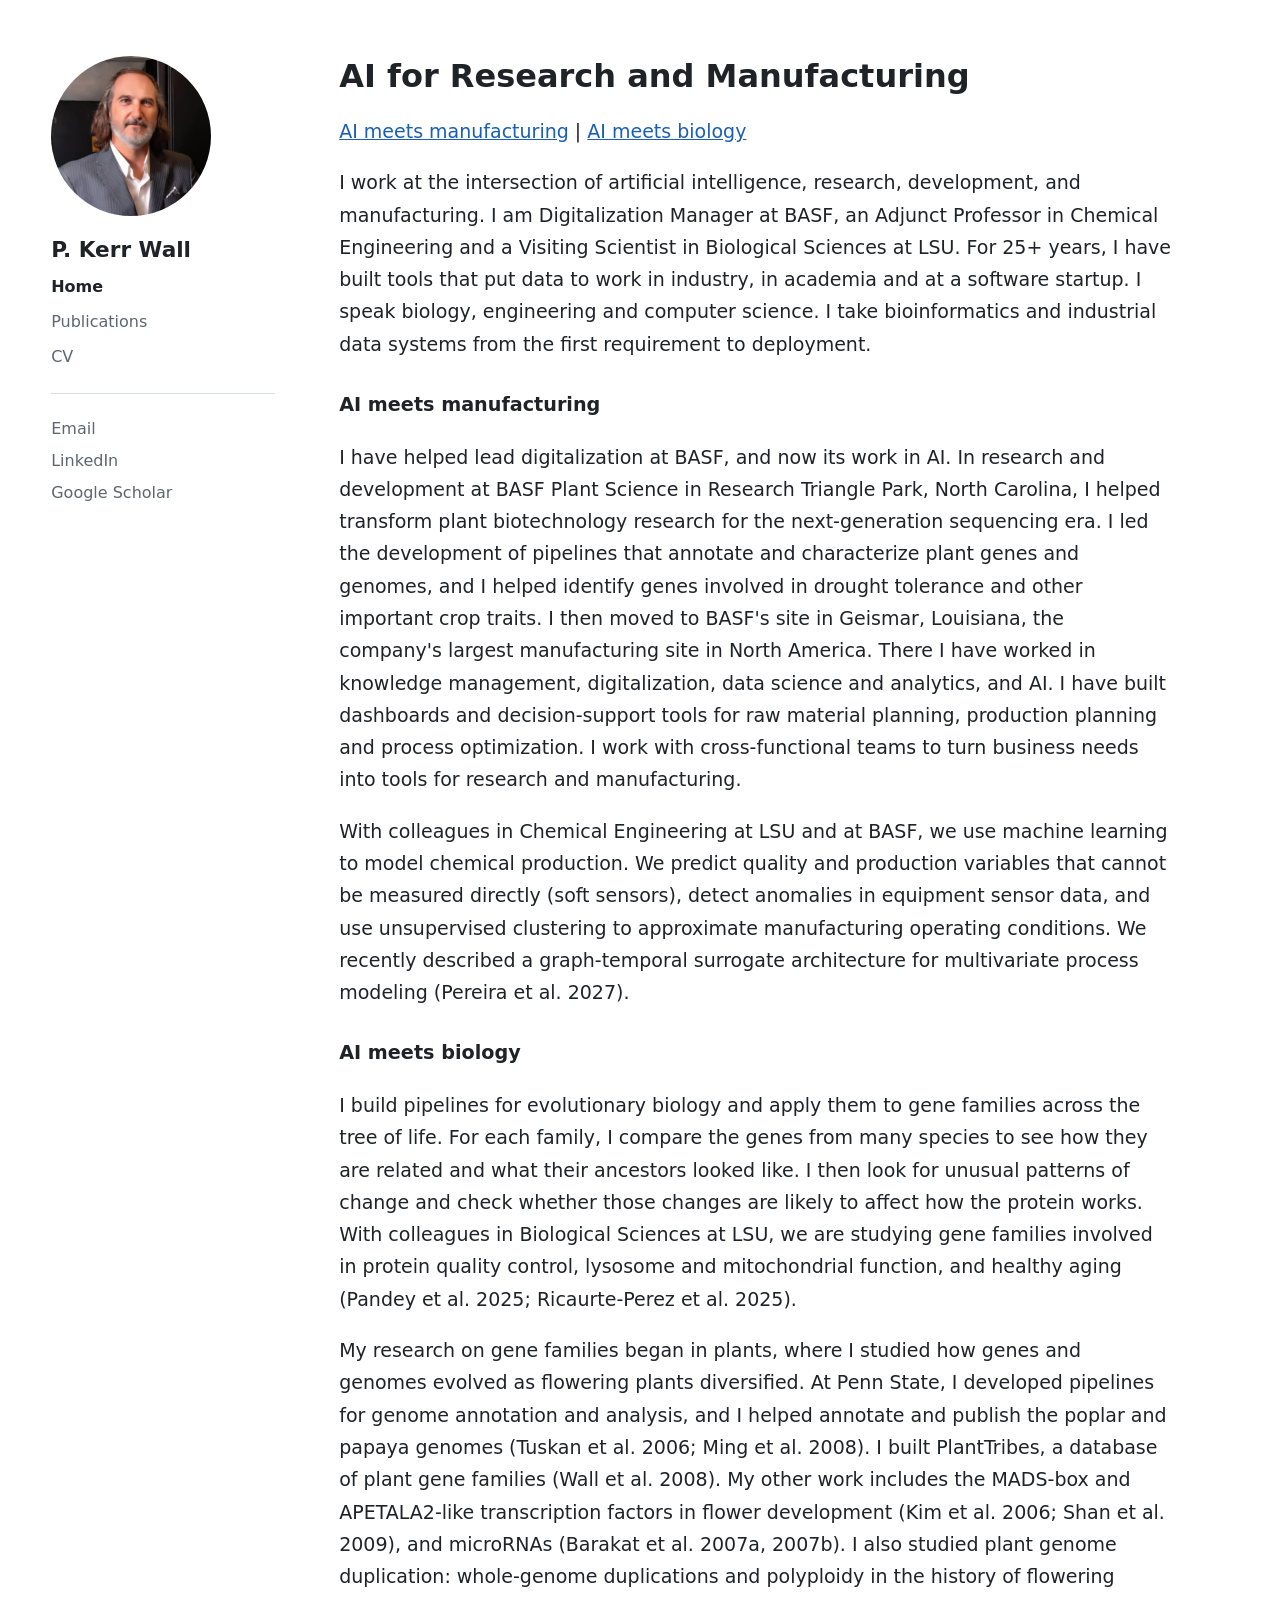
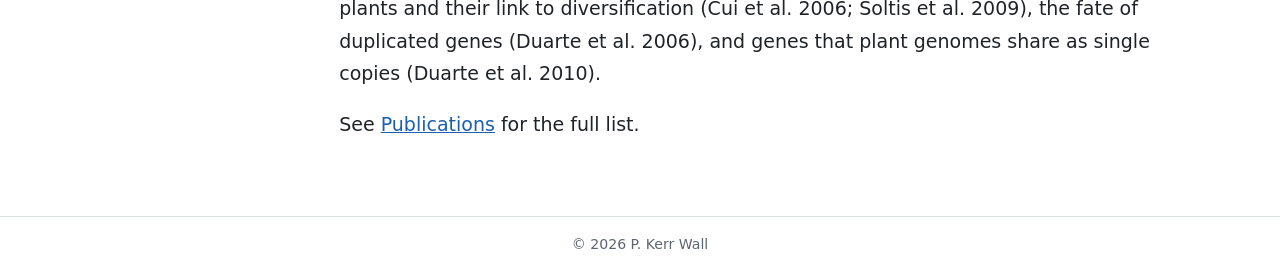
<file: index.html>
<!doctype html>
<html lang="en"><head><meta charset="utf-8"><meta name="viewport" content="width=device-width,initial-scale=1">
<title>P. Kerr Wall</title><meta name="description" content="P. Kerr Wall: artificial intelligence for research and manufacturing, from gene family evolution to chemical production.">
<link rel="canonical" href="https://pkerrwall.com/">
<meta property="og:title" content="P. Kerr Wall"><meta property="og:description" content="P. Kerr Wall: artificial intelligence for research and manufacturing, from gene family evolution to chemical production.">
<meta property="og:type" content="website"><meta property="og:url" content="https://pkerrwall.com/">
<link rel="stylesheet" href="style.css?v=20261125"></head>
<body><a class="skip" href="#main">Skip to content</a>
<div class="wrap"><aside><img class="photo" src="photo.jpg" width="160" height="160" alt="Portrait of P. Kerr Wall"><div class="name"><a href="index.html">P. Kerr Wall</a></div>
<nav aria-label="Main"><a href="index.html" class=on aria-current=page>Home</a><a href="publications.html">Publications</a><a href="cv.html">CV</a></nav><ul class="links"><li><a href="#" id="em" data-u="pkerrwall" data-d="gmail.com">Email</a></li><li><a href="https://www.linkedin.com/in/pkerrwall/" target="_blank" rel="noopener">LinkedIn</a></li><li><a href="https://scholar.google.com/citations?user=V9CTmJAAAAAJ&hl=en" target="_blank" rel="noopener">Google Scholar</a></li></ul></aside>
<main id="main">
<h1>AI for Research and Manufacturing</h1>
<p class=jump><a href="#manufacturing">AI meets manufacturing</a> | <a href="#biology">AI meets biology</a></p>
<p>I work at the intersection of artificial intelligence, research, development, and manufacturing. I am Digitalization Manager at BASF, an Adjunct Professor in Chemical Engineering and a Visiting Scientist in Biological Sciences at LSU. For 25+ years, I have built tools that put data to work in industry, in academia and at a software startup. I speak biology, engineering and computer science. I take bioinformatics and industrial data systems from the first requirement to deployment.</p><h2 id="manufacturing">AI meets manufacturing</h2>
<p>I have helped lead digitalization at BASF, and now its work in AI. In research and development at BASF Plant Science in Research Triangle Park, North Carolina, I helped transform plant biotechnology research for the next-generation sequencing era. I led the development of pipelines that annotate and characterize plant genes and genomes, and I helped identify genes involved in drought tolerance and other important crop traits. I then moved to BASF&#x27;s site in Geismar, Louisiana, the company&#x27;s largest manufacturing site in North America. There I have worked in knowledge management, digitalization, data science and analytics, and AI. I have built dashboards and decision-support tools for raw material planning, production planning and process optimization. I work with cross-functional teams to turn business needs into tools for research and manufacturing.</p><p>With colleagues in Chemical Engineering at LSU and at BASF, we use machine learning to model chemical production. We predict quality and production variables that cannot be measured directly (soft sensors), detect anomalies in equipment sensor data, and use unsupervised clustering to approximate manufacturing operating conditions. We recently described a graph-temporal surrogate architecture for multivariate process modeling (Pereira et al. 2027).</p>
<h2 id="biology">AI meets biology</h2>
<p>I build pipelines for evolutionary biology and apply them to gene families across the tree of life. For each family, I compare the genes from many species to see how they are related and what their ancestors looked like. I then look for unusual patterns of change and check whether those changes are likely to affect how the protein works. With colleagues in Biological Sciences at LSU, we are studying gene families involved in protein quality control, lysosome and mitochondrial function, and healthy aging (Pandey et al. 2025; Ricaurte-Perez et al. 2025).</p>
<p>My research on gene families began in plants, where I studied how genes and genomes evolved as flowering plants diversified. At Penn State, I developed pipelines for genome annotation and analysis, and I helped annotate and publish the poplar and papaya genomes (Tuskan et al. 2006; Ming et al. 2008). I built PlantTribes, a database of plant gene families (Wall et al. 2008). My other work includes the MADS-box and APETALA2-like transcription factors in flower development (Kim et al. 2006; Shan et al. 2009), and microRNAs (Barakat et al. 2007a, 2007b). I also studied plant genome duplication: whole-genome duplications and polyploidy in the history of flowering plants and their link to diversification (Cui et al. 2006; Soltis et al. 2009), the fate of duplicated genes (Duarte et al. 2006), and genes that plant genomes share as single copies (Duarte et al. 2010).</p><p>See <a href="publications.html">Publications</a> for the full list.</p>
</main></div><script>var e=document.getElementById("em");var m=e.dataset.u+"@"+e.dataset.d;e.href="mail"+"to:"+m;e.onclick=function(){e.textContent=m;if(navigator.clipboard)navigator.clipboard.writeText(m)}</script><footer>&copy; 2026 P. Kerr Wall</footer></body></html>
</file>
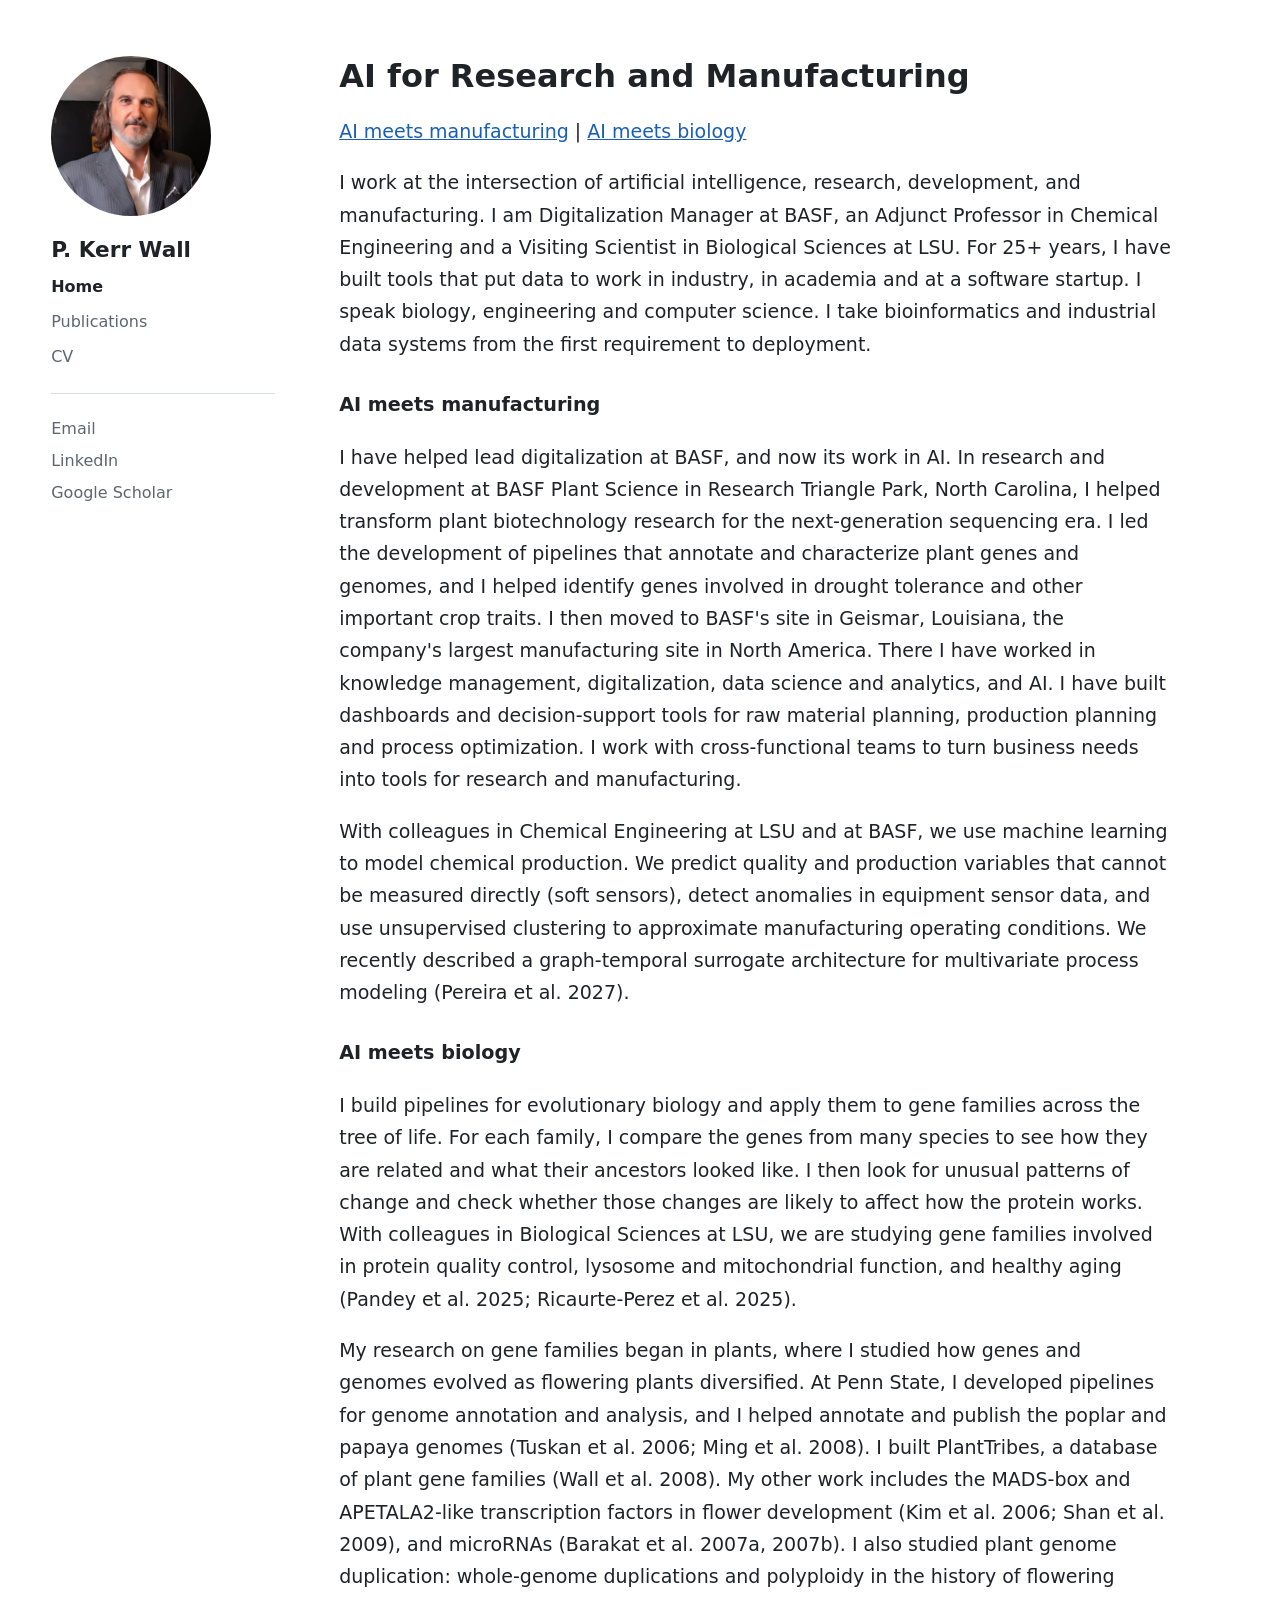
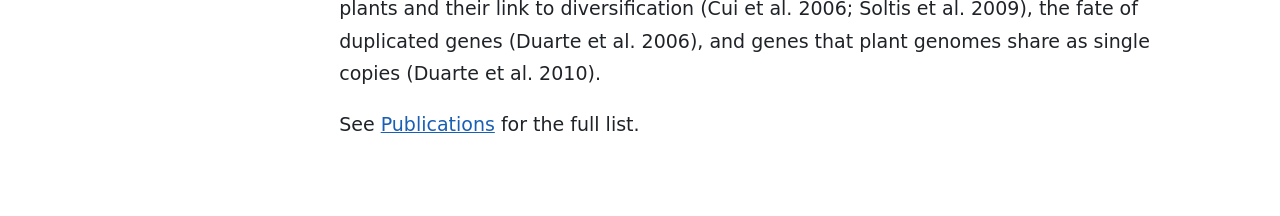
<file: about.html>
<!doctype html><meta charset="utf-8"><title>Moved</title><link rel="canonical" href="https://pkerrwall.com/"><meta http-equiv="refresh" content="0; url=index.html"><a href="index.html">Moved to the home page</a>
</file>
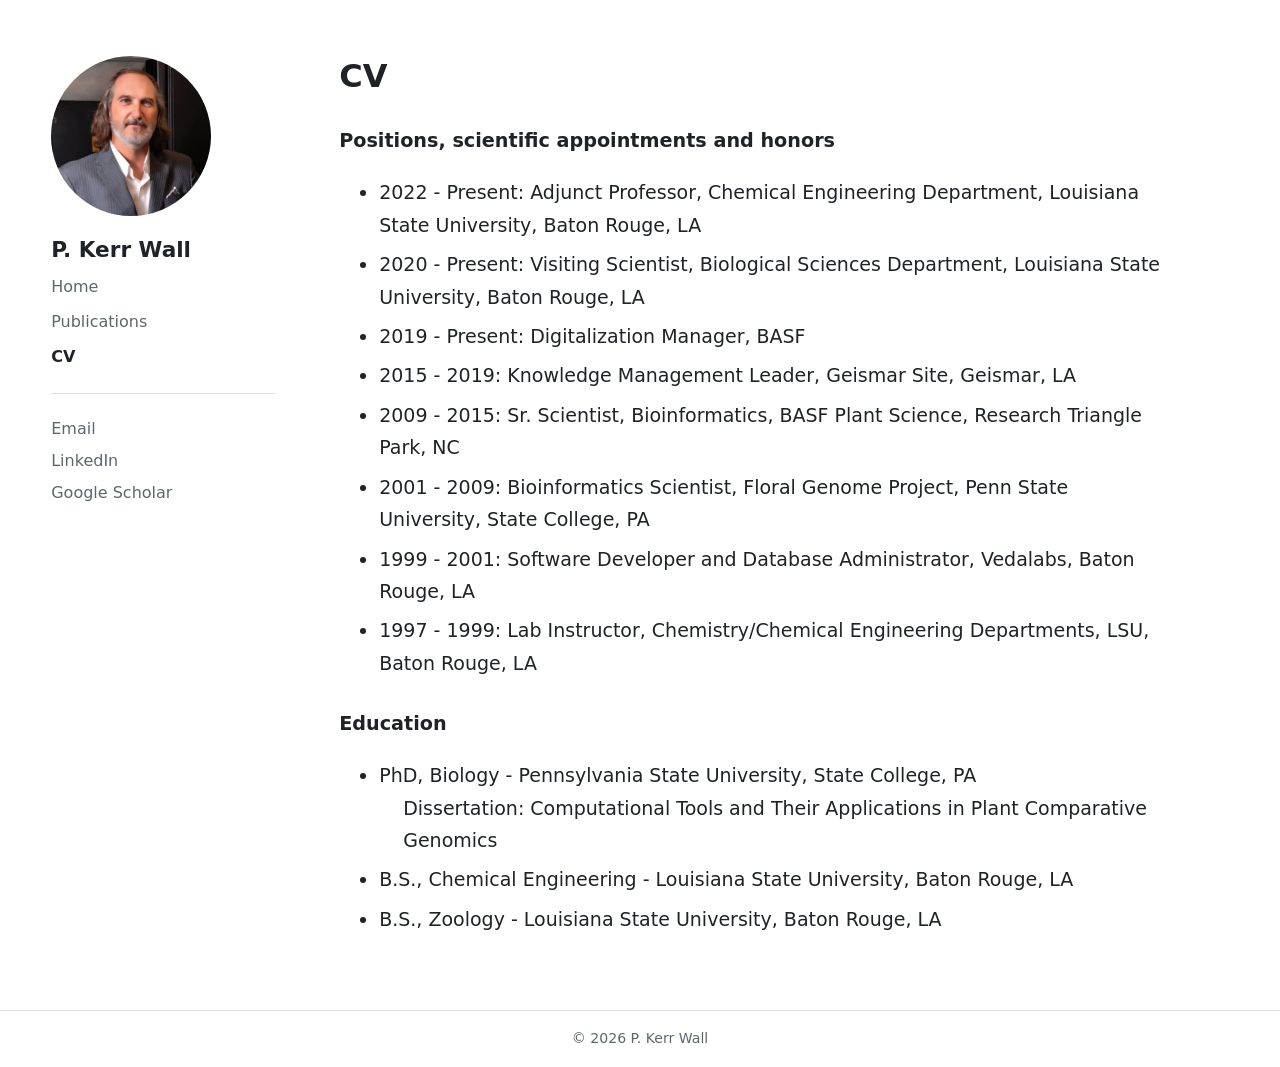
<file: cv.html>
<!doctype html>
<html lang="en"><head><meta charset="utf-8"><meta name="viewport" content="width=device-width,initial-scale=1">
<title>CV - P. Kerr Wall</title><meta name="description" content="P. Kerr Wall: artificial intelligence for research and manufacturing, from gene family evolution to chemical production.">
<link rel="canonical" href="https://pkerrwall.com/cv.html">
<meta property="og:title" content="CV - P. Kerr Wall"><meta property="og:description" content="P. Kerr Wall: artificial intelligence for research and manufacturing, from gene family evolution to chemical production.">
<meta property="og:type" content="website"><meta property="og:url" content="https://pkerrwall.com/cv.html">
<link rel="stylesheet" href="style.css?v=20261125"></head>
<body><a class="skip" href="#main">Skip to content</a>
<div class="wrap"><aside><img class="photo" src="photo.jpg" width="160" height="160" alt="Portrait of P. Kerr Wall"><div class="name"><a href="index.html">P. Kerr Wall</a></div>
<nav aria-label="Main"><a href="index.html">Home</a><a href="publications.html">Publications</a><a href="cv.html" class=on aria-current=page>CV</a></nav><ul class="links"><li><a href="#" id="em" data-u="pkerrwall" data-d="gmail.com">Email</a></li><li><a href="https://www.linkedin.com/in/pkerrwall/" target="_blank" rel="noopener">LinkedIn</a></li><li><a href="https://scholar.google.com/citations?user=V9CTmJAAAAAJ&hl=en" target="_blank" rel="noopener">Google Scholar</a></li></ul></aside>
<main id="main">
<h1>CV</h1>
<h2>Positions, scientific appointments and honors</h2>
<ul><li>2022 - Present: Adjunct Professor, Chemical Engineering Department, Louisiana State University, Baton Rouge, LA</li><li>2020 - Present: Visiting Scientist, Biological Sciences Department, Louisiana State University, Baton Rouge, LA</li><li>2019 - Present: Digitalization Manager, BASF</li><li>2015 - 2019: Knowledge Management Leader, Geismar Site, Geismar, LA</li><li>2009 - 2015: Sr. Scientist, Bioinformatics, BASF Plant Science, Research Triangle Park, NC</li><li>2001 - 2009: Bioinformatics Scientist, Floral Genome Project, Penn State University, State College, PA</li><li>1999 - 2001: Software Developer and Database Administrator, Vedalabs, Baton Rouge, LA</li><li>1997 - 1999: Lab Instructor, Chemistry/Chemical Engineering Departments, LSU, Baton Rouge, LA</li></ul>
<h2>Education</h2>
<ul><li>PhD, Biology - Pennsylvania State University, State College, PA<span class="sub">Dissertation: Computational Tools and Their Applications in Plant Comparative Genomics</span></li><li>B.S., Chemical Engineering - Louisiana State University, Baton Rouge, LA</li><li>B.S., Zoology - Louisiana State University, Baton Rouge, LA</li></ul>
</main></div><script>var e=document.getElementById("em");var m=e.dataset.u+"@"+e.dataset.d;e.href="mail"+"to:"+m;e.onclick=function(){e.textContent=m;if(navigator.clipboard)navigator.clipboard.writeText(m)}</script><footer>&copy; 2026 P. Kerr Wall</footer></body></html>
</file>
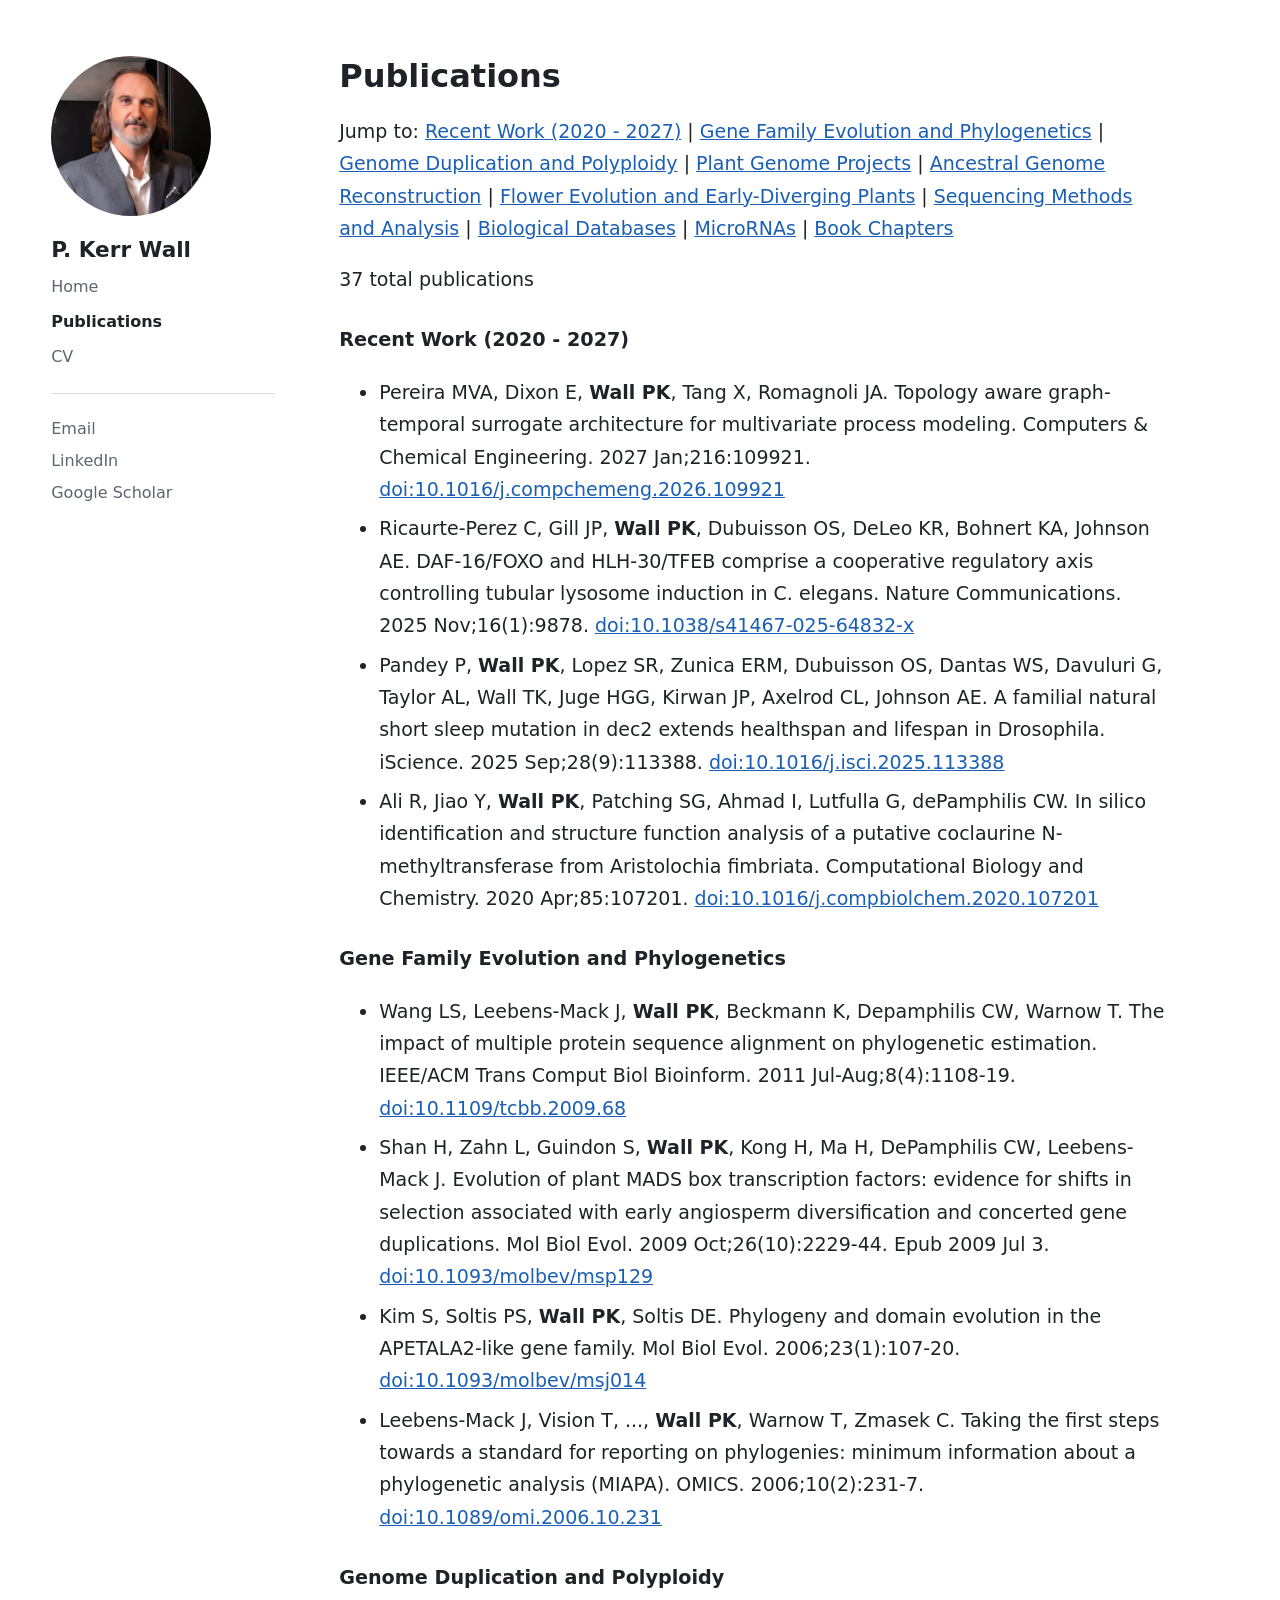
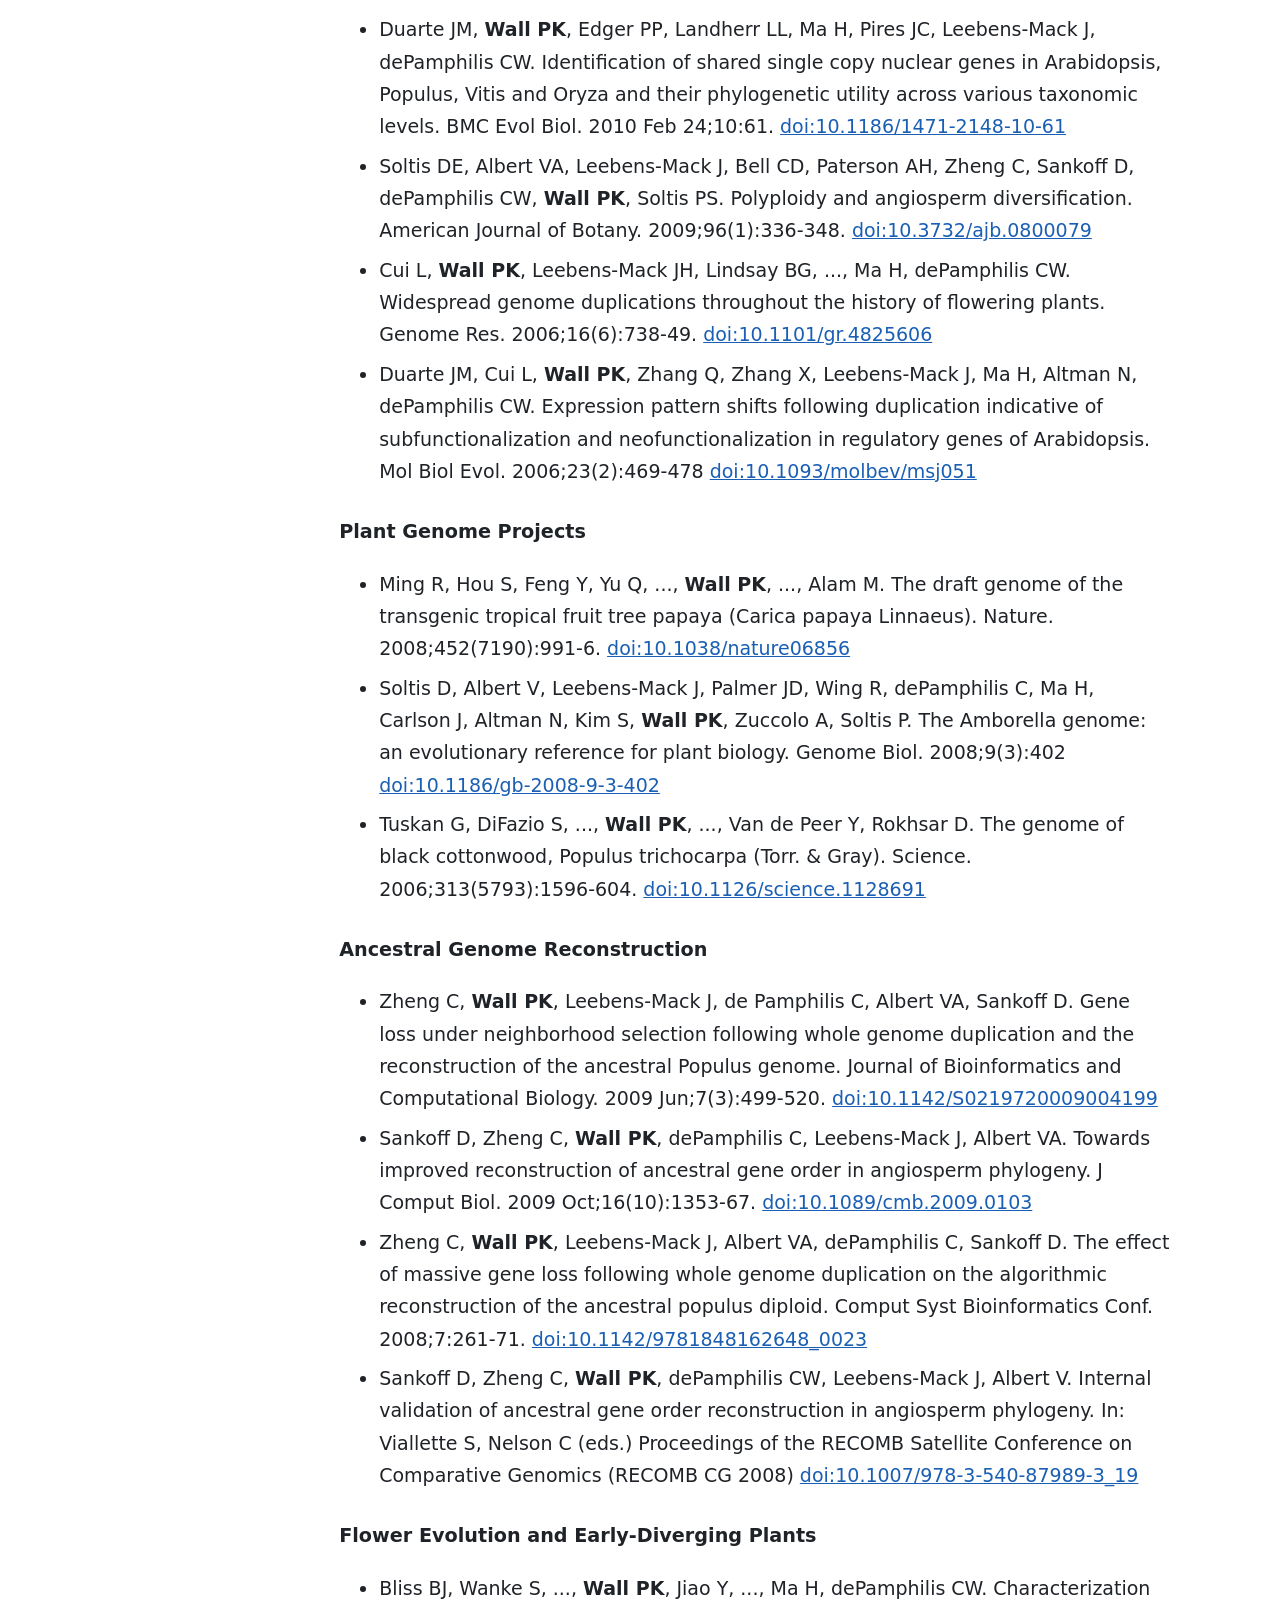
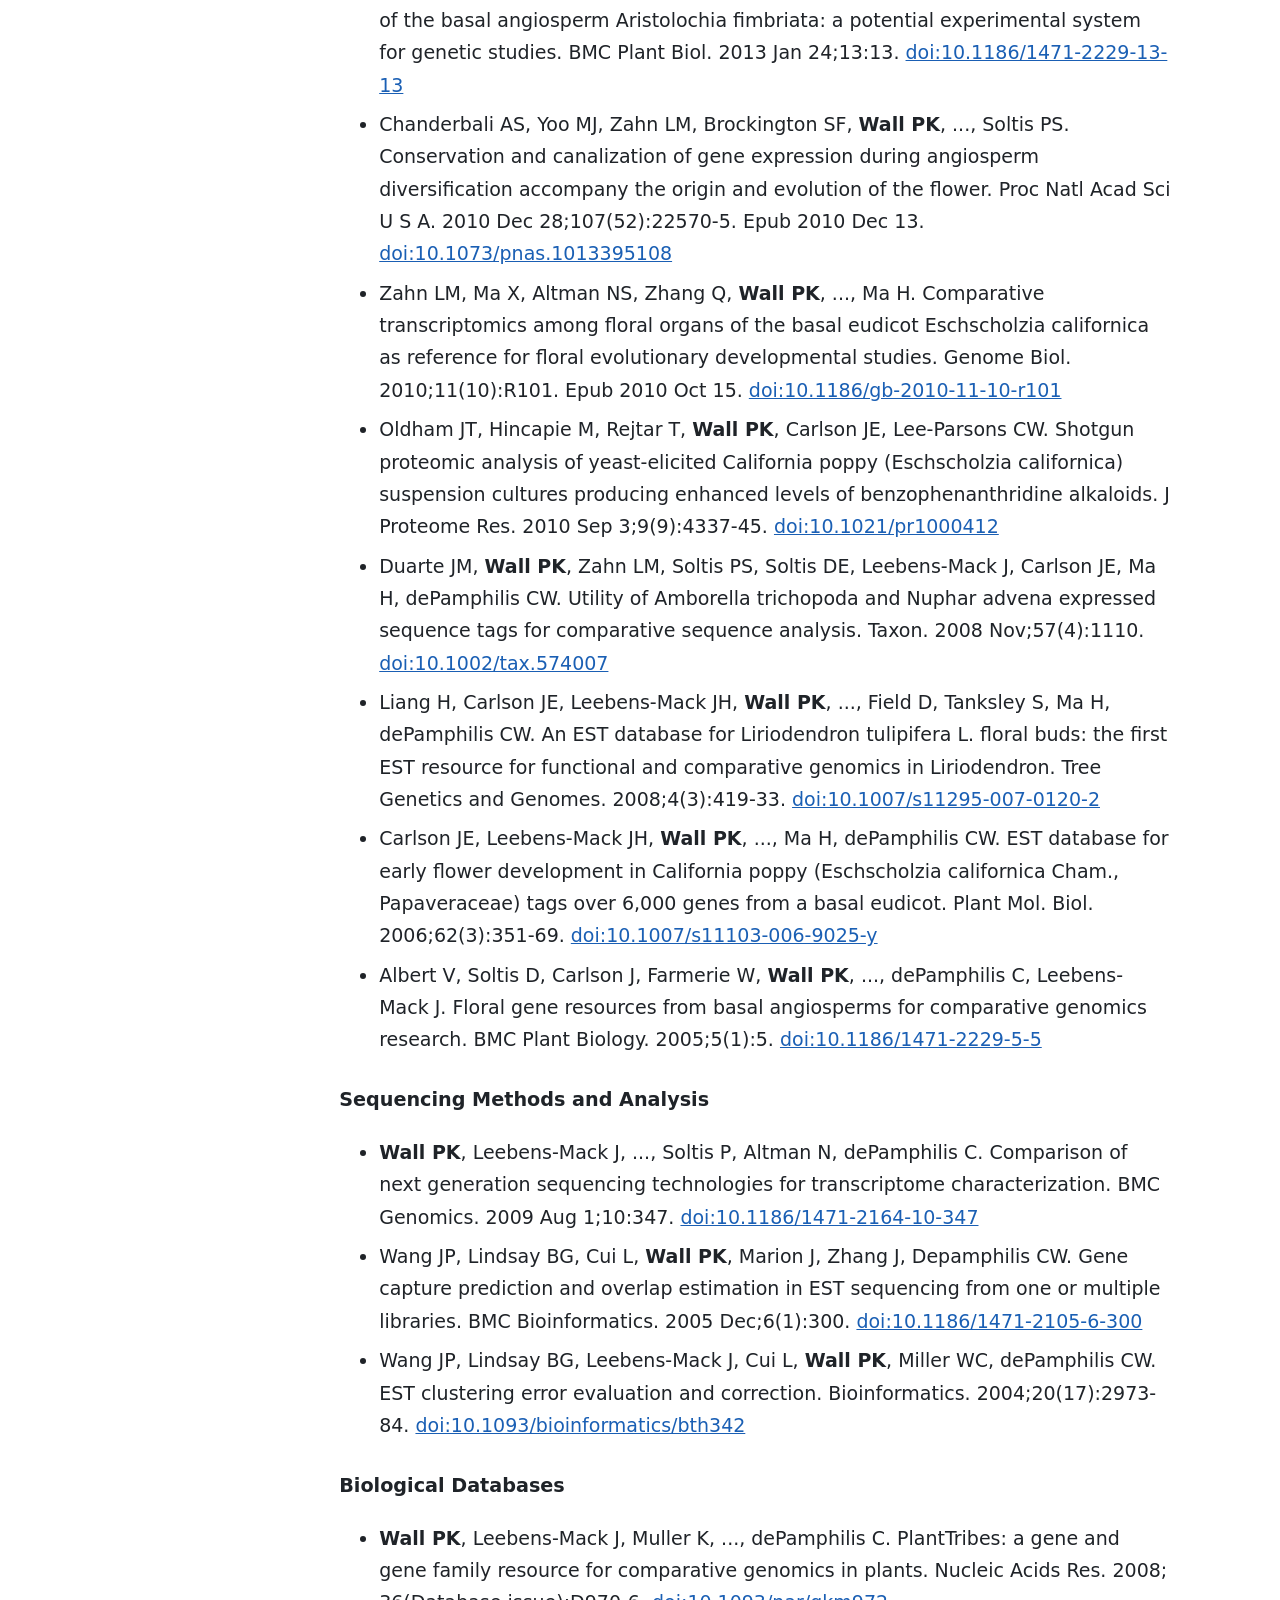
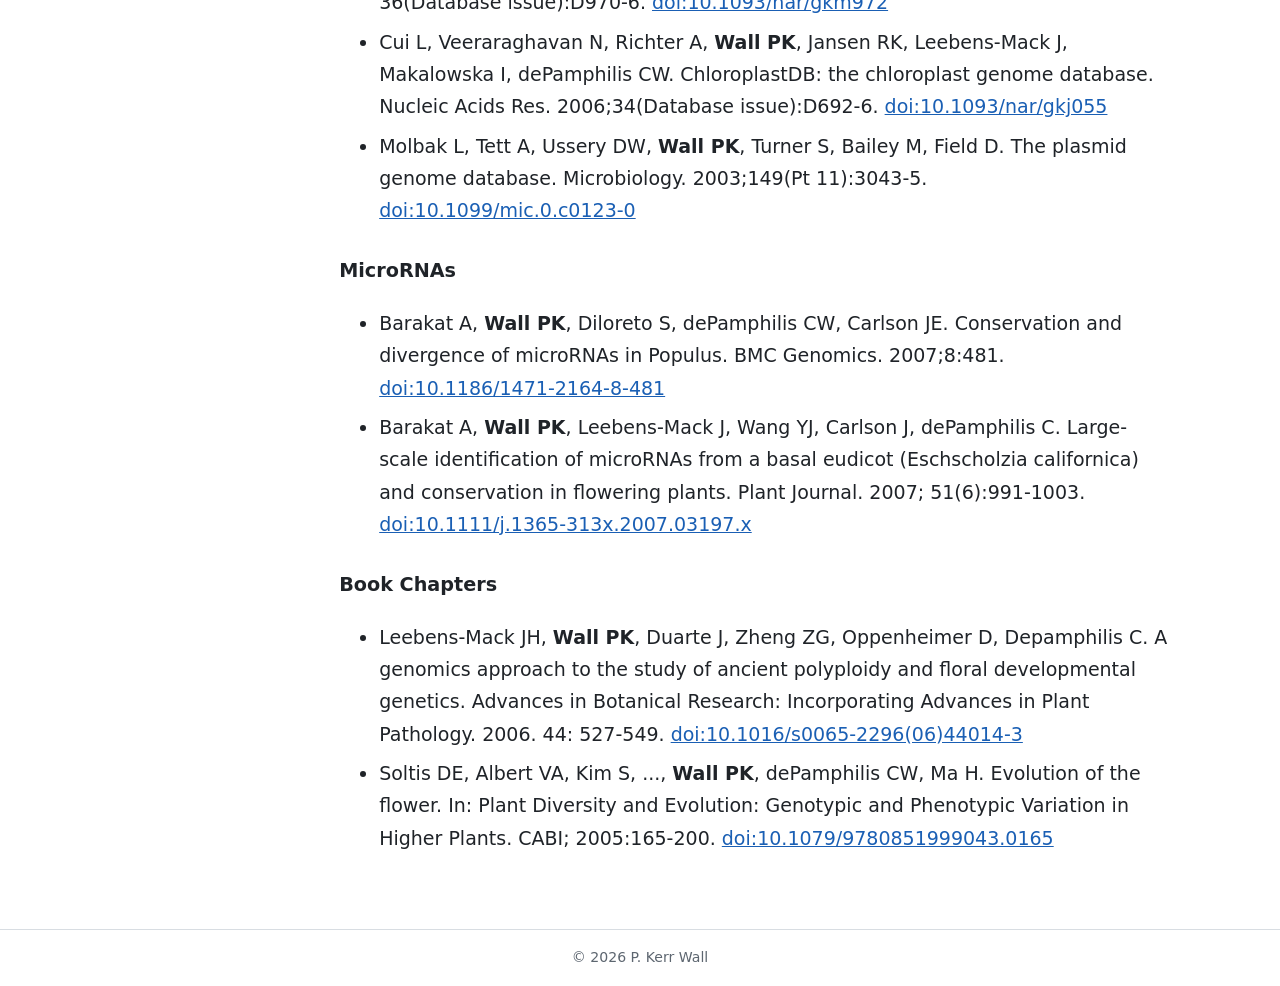
<file: publications.html>
<!doctype html>
<html lang="en"><head><meta charset="utf-8"><meta name="viewport" content="width=device-width,initial-scale=1">
<title>Publications - P. Kerr Wall</title><meta name="description" content="P. Kerr Wall: artificial intelligence for research and manufacturing, from gene family evolution to chemical production.">
<link rel="canonical" href="https://pkerrwall.com/publications.html">
<meta property="og:title" content="Publications - P. Kerr Wall"><meta property="og:description" content="P. Kerr Wall: artificial intelligence for research and manufacturing, from gene family evolution to chemical production.">
<meta property="og:type" content="website"><meta property="og:url" content="https://pkerrwall.com/publications.html">
<link rel="stylesheet" href="style.css?v=20261125"></head>
<body><a class="skip" href="#main">Skip to content</a>
<div class="wrap"><aside><img class="photo" src="photo.jpg" width="160" height="160" alt="Portrait of P. Kerr Wall"><div class="name"><a href="index.html">P. Kerr Wall</a></div>
<nav aria-label="Main"><a href="index.html">Home</a><a href="publications.html" class=on aria-current=page>Publications</a><a href="cv.html">CV</a></nav><ul class="links"><li><a href="#" id="em" data-u="pkerrwall" data-d="gmail.com">Email</a></li><li><a href="https://www.linkedin.com/in/pkerrwall/" target="_blank" rel="noopener">LinkedIn</a></li><li><a href="https://scholar.google.com/citations?user=V9CTmJAAAAAJ&hl=en" target="_blank" rel="noopener">Google Scholar</a></li></ul></aside>
<main id="main">
<h1>Publications</h1>
<p class=jump>Jump to: <a href="#recent-work-2020-2027">Recent Work (2020 - 2027)</a> | <a href="#gene-family-evolution-and-phylogenetics">Gene Family Evolution and Phylogenetics</a> | <a href="#genome-duplication-and-polyploidy">Genome Duplication and Polyploidy</a> | <a href="#plant-genome-projects">Plant Genome Projects</a> | <a href="#ancestral-genome-reconstruction">Ancestral Genome Reconstruction</a> | <a href="#flower-evolution-and-early-diverging-plants">Flower Evolution and Early-Diverging Plants</a> | <a href="#sequencing-methods-and-analysis">Sequencing Methods and Analysis</a> | <a href="#biological-databases">Biological Databases</a> | <a href="#micrornas">MicroRNAs</a> | <a href="#book-chapters">Book Chapters</a></p>
<p>37 total publications</p>
<h2 id="recent-work-2020-2027">Recent Work (2020 - 2027)</h2>
<ul>
<li>Pereira MVA, Dixon E, <strong>Wall PK</strong>, Tang X, Romagnoli JA. Topology aware graph-temporal surrogate architecture for multivariate process modeling. Computers &amp; Chemical Engineering. 2027 Jan;216:109921. <a href="https://doi.org/10.1016/j.compchemeng.2026.109921">doi:10.1016/j.compchemeng.2026.109921</a></li>
<li>Ricaurte-Perez C, Gill JP, <strong>Wall PK</strong>, Dubuisson OS, DeLeo KR, Bohnert KA, Johnson AE. DAF-16/FOXO and HLH-30/TFEB comprise a cooperative regulatory axis controlling tubular lysosome induction in C. elegans. Nature Communications. 2025 Nov;16(1):9878. <a href="https://doi.org/10.1038/s41467-025-64832-x">doi:10.1038/s41467-025-64832-x</a></li>
<li>Pandey P, <strong>Wall PK</strong>, Lopez SR, Zunica ERM, Dubuisson OS, Dantas WS, Davuluri G, Taylor AL, Wall TK, Juge HGG, Kirwan JP, Axelrod CL, Johnson AE. A familial natural short sleep mutation in dec2 extends healthspan and lifespan in Drosophila. iScience. 2025 Sep;28(9):113388. <a href="https://doi.org/10.1016/j.isci.2025.113388">doi:10.1016/j.isci.2025.113388</a></li>
<li>Ali R, Jiao Y, <strong>Wall PK</strong>, Patching SG, Ahmad I, Lutfulla G, dePamphilis CW. In silico identification and structure function analysis of a putative coclaurine N-methyltransferase from Aristolochia fimbriata. Computational Biology and Chemistry. 2020 Apr;85:107201. <a href="https://doi.org/10.1016/j.compbiolchem.2020.107201">doi:10.1016/j.compbiolchem.2020.107201</a></li>
</ul>
<h2 id="gene-family-evolution-and-phylogenetics">Gene Family Evolution and Phylogenetics</h2>
<ul>
<li>Wang LS, Leebens-Mack J, <strong>Wall PK</strong>, Beckmann K, Depamphilis CW, Warnow T. The impact of multiple protein sequence alignment on phylogenetic estimation. IEEE/ACM Trans Comput Biol Bioinform. 2011 Jul-Aug;8(4):1108-19. <a href="https://doi.org/10.1109/tcbb.2009.68">doi:10.1109/tcbb.2009.68</a></li>
<li>Shan H, Zahn L, Guindon S, <strong>Wall PK</strong>, Kong H, Ma H, DePamphilis CW, Leebens-Mack J. Evolution of plant MADS box transcription factors: evidence for shifts in selection associated with early angiosperm diversification and concerted gene duplications. Mol Biol Evol. 2009 Oct;26(10):2229-44. Epub 2009 Jul 3. <a href="https://doi.org/10.1093/molbev/msp129">doi:10.1093/molbev/msp129</a></li>
<li>Kim S, Soltis PS, <strong>Wall PK</strong>, Soltis DE. Phylogeny and domain evolution in the APETALA2-like gene family. Mol Biol Evol. 2006;23(1):107-20. <a href="https://doi.org/10.1093/molbev/msj014">doi:10.1093/molbev/msj014</a></li>
<li>Leebens-Mack J, Vision T, ..., <strong>Wall PK</strong>, Warnow T, Zmasek C. Taking the first steps towards a standard for reporting on phylogenies: minimum information about a phylogenetic analysis (MIAPA). OMICS. 2006;10(2):231-7. <a href="https://doi.org/10.1089/omi.2006.10.231">doi:10.1089/omi.2006.10.231</a></li>
</ul>
<h2 id="genome-duplication-and-polyploidy">Genome Duplication and Polyploidy</h2>
<ul>
<li>Duarte JM, <strong>Wall PK</strong>, Edger PP, Landherr LL, Ma H, Pires JC, Leebens-Mack J, dePamphilis CW. Identification of shared single copy nuclear genes in Arabidopsis, Populus, Vitis and Oryza and their phylogenetic utility across various taxonomic levels. BMC Evol Biol. 2010 Feb 24;10:61. <a href="https://doi.org/10.1186/1471-2148-10-61">doi:10.1186/1471-2148-10-61</a></li>
<li>Soltis DE, Albert VA, Leebens-Mack J, Bell CD, Paterson AH, Zheng C, Sankoff D, dePamphilis CW, <strong>Wall PK</strong>, Soltis PS. Polyploidy and angiosperm diversification. American Journal of Botany. 2009;96(1):336-348. <a href="https://doi.org/10.3732/ajb.0800079">doi:10.3732/ajb.0800079</a></li>
<li>Cui L, <strong>Wall PK</strong>, Leebens-Mack JH, Lindsay BG, ..., Ma H, dePamphilis CW. Widespread genome duplications throughout the history of flowering plants. Genome Res. 2006;16(6):738-49. <a href="https://doi.org/10.1101/gr.4825606">doi:10.1101/gr.4825606</a></li>
<li>Duarte JM, Cui L, <strong>Wall PK</strong>, Zhang Q, Zhang X, Leebens-Mack J, Ma H, Altman N, dePamphilis CW. Expression pattern shifts following duplication indicative of subfunctionalization and neofunctionalization in regulatory genes of Arabidopsis. Mol Biol Evol. 2006;23(2):469-478 <a href="https://doi.org/10.1093/molbev/msj051">doi:10.1093/molbev/msj051</a></li>
</ul>
<h2 id="plant-genome-projects">Plant Genome Projects</h2>
<ul>
<li>Ming R, Hou S, Feng Y, Yu Q, ..., <strong>Wall PK</strong>, ..., Alam M. The draft genome of the transgenic tropical fruit tree papaya (Carica papaya Linnaeus). Nature. 2008;452(7190):991-6. <a href="https://doi.org/10.1038/nature06856">doi:10.1038/nature06856</a></li>
<li>Soltis D, Albert V, Leebens-Mack J, Palmer JD, Wing R, dePamphilis C, Ma H, Carlson J, Altman N, Kim S, <strong>Wall PK</strong>, Zuccolo A, Soltis P. The Amborella genome: an evolutionary reference for plant biology. Genome Biol. 2008;9(3):402 <a href="https://doi.org/10.1186/gb-2008-9-3-402">doi:10.1186/gb-2008-9-3-402</a></li>
<li>Tuskan G, DiFazio S, ..., <strong>Wall PK</strong>, ..., Van de Peer Y, Rokhsar D. The genome of black cottonwood, Populus trichocarpa (Torr. &amp; Gray). Science. 2006;313(5793):1596-604. <a href="https://doi.org/10.1126/science.1128691">doi:10.1126/science.1128691</a></li>
</ul>
<h2 id="ancestral-genome-reconstruction">Ancestral Genome Reconstruction</h2>
<ul>
<li>Zheng C, <strong>Wall PK</strong>, Leebens-Mack J, de Pamphilis C, Albert VA, Sankoff D. Gene loss under neighborhood selection following whole genome duplication and the reconstruction of the ancestral Populus genome. Journal of Bioinformatics and Computational Biology. 2009 Jun;7(3):499-520. <a href="https://doi.org/10.1142/S0219720009004199">doi:10.1142/S0219720009004199</a></li>
<li>Sankoff D, Zheng C, <strong>Wall PK</strong>, dePamphilis C, Leebens-Mack J, Albert VA. Towards improved reconstruction of ancestral gene order in angiosperm phylogeny. J Comput Biol. 2009 Oct;16(10):1353-67. <a href="https://doi.org/10.1089/cmb.2009.0103">doi:10.1089/cmb.2009.0103</a></li>
<li>Zheng C, <strong>Wall PK</strong>, Leebens-Mack J, Albert VA, dePamphilis C, Sankoff D. The effect of massive gene loss following whole genome duplication on the algorithmic reconstruction of the ancestral populus diploid. Comput Syst Bioinformatics Conf. 2008;7:261-71. <a href="https://doi.org/10.1142/9781848162648_0023">doi:10.1142/9781848162648_0023</a></li>
<li>Sankoff D, Zheng C, <strong>Wall PK</strong>, dePamphilis CW, Leebens-Mack J, Albert V. Internal validation of ancestral gene order reconstruction in angiosperm phylogeny. In: Viallette S, Nelson C (eds.) Proceedings of the RECOMB Satellite Conference on Comparative Genomics (RECOMB CG 2008) <a href="https://doi.org/10.1007/978-3-540-87989-3_19">doi:10.1007/978-3-540-87989-3_19</a></li>
</ul>
<h2 id="flower-evolution-and-early-diverging-plants">Flower Evolution and Early-Diverging Plants</h2>
<ul>
<li>Bliss BJ, Wanke S, ..., <strong>Wall PK</strong>, Jiao Y, ..., Ma H, dePamphilis CW. Characterization of the basal angiosperm Aristolochia fimbriata: a potential experimental system for genetic studies. BMC Plant Biol. 2013 Jan 24;13:13. <a href="https://doi.org/10.1186/1471-2229-13-13">doi:10.1186/1471-2229-13-13</a></li>
<li>Chanderbali AS, Yoo MJ, Zahn LM, Brockington SF, <strong>Wall PK</strong>, ..., Soltis PS. Conservation and canalization of gene expression during angiosperm diversification accompany the origin and evolution of the flower. Proc Natl Acad Sci U S A. 2010 Dec 28;107(52):22570-5. Epub 2010 Dec 13. <a href="https://doi.org/10.1073/pnas.1013395108">doi:10.1073/pnas.1013395108</a></li>
<li>Zahn LM, Ma X, Altman NS, Zhang Q, <strong>Wall PK</strong>, ..., Ma H. Comparative transcriptomics among floral organs of the basal eudicot Eschscholzia californica as reference for floral evolutionary developmental studies. Genome Biol. 2010;11(10):R101. Epub 2010 Oct 15. <a href="https://doi.org/10.1186/gb-2010-11-10-r101">doi:10.1186/gb-2010-11-10-r101</a></li>
<li>Oldham JT, Hincapie M, Rejtar T, <strong>Wall PK</strong>, Carlson JE, Lee-Parsons CW. Shotgun proteomic analysis of yeast-elicited California poppy (Eschscholzia californica) suspension cultures producing enhanced levels of benzophenanthridine alkaloids. J Proteome Res. 2010 Sep 3;9(9):4337-45. <a href="https://doi.org/10.1021/pr1000412">doi:10.1021/pr1000412</a></li>
<li>Duarte JM, <strong>Wall PK</strong>, Zahn LM, Soltis PS, Soltis DE, Leebens-Mack J, Carlson JE, Ma H, dePamphilis CW. Utility of Amborella trichopoda and Nuphar advena expressed sequence tags for comparative sequence analysis. Taxon. 2008 Nov;57(4):1110. <a href="https://doi.org/10.1002/tax.574007">doi:10.1002/tax.574007</a></li>
<li>Liang H, Carlson JE, Leebens-Mack JH, <strong>Wall PK</strong>, ..., Field D, Tanksley S, Ma H, dePamphilis CW. An EST database for Liriodendron tulipifera L. floral buds: the first EST resource for functional and comparative genomics in Liriodendron. Tree Genetics and Genomes. 2008;4(3):419-33. <a href="https://doi.org/10.1007/s11295-007-0120-2">doi:10.1007/s11295-007-0120-2</a></li>
<li>Carlson JE, Leebens-Mack JH, <strong>Wall PK</strong>, ..., Ma H, dePamphilis CW. EST database for early flower development in California poppy (Eschscholzia californica Cham., Papaveraceae) tags over 6,000 genes from a basal eudicot. Plant Mol. Biol. 2006;62(3):351-69. <a href="https://doi.org/10.1007/s11103-006-9025-y">doi:10.1007/s11103-006-9025-y</a></li>
<li>Albert V, Soltis D, Carlson J, Farmerie W, <strong>Wall PK</strong>, ..., dePamphilis C, Leebens-Mack J. Floral gene resources from basal angiosperms for comparative genomics research. BMC Plant Biology. 2005;5(1):5. <a href="https://doi.org/10.1186/1471-2229-5-5">doi:10.1186/1471-2229-5-5</a></li>
</ul>
<h2 id="sequencing-methods-and-analysis">Sequencing Methods and Analysis</h2>
<ul>
<li><strong>Wall PK</strong>, Leebens-Mack J, ..., Soltis P, Altman N, dePamphilis C. Comparison of next generation sequencing technologies for transcriptome characterization. BMC Genomics. 2009 Aug 1;10:347. <a href="https://doi.org/10.1186/1471-2164-10-347">doi:10.1186/1471-2164-10-347</a></li>
<li>Wang JP, Lindsay BG, Cui L, <strong>Wall PK</strong>, Marion J, Zhang J, Depamphilis CW. Gene capture prediction and overlap estimation in EST sequencing from one or multiple libraries. BMC Bioinformatics. 2005 Dec;6(1):300. <a href="https://doi.org/10.1186/1471-2105-6-300">doi:10.1186/1471-2105-6-300</a></li>
<li>Wang JP, Lindsay BG, Leebens-Mack J, Cui L, <strong>Wall PK</strong>, Miller WC, dePamphilis CW. EST clustering error evaluation and correction. Bioinformatics. 2004;20(17):2973-84. <a href="https://doi.org/10.1093/bioinformatics/bth342">doi:10.1093/bioinformatics/bth342</a></li>
</ul>
<h2 id="biological-databases">Biological Databases</h2>
<ul>
<li><strong>Wall PK</strong>, Leebens-Mack J, Muller K, ..., dePamphilis C. PlantTribes: a gene and gene family resource for comparative genomics in plants. Nucleic Acids Res. 2008; 36(Database issue):D970-6. <a href="https://doi.org/10.1093/nar/gkm972">doi:10.1093/nar/gkm972</a></li>
<li>Cui L, Veeraraghavan N, Richter A, <strong>Wall PK</strong>, Jansen RK, Leebens-Mack J, Makalowska I, dePamphilis CW. ChloroplastDB: the chloroplast genome database. Nucleic Acids Res. 2006;34(Database issue):D692-6. <a href="https://doi.org/10.1093/nar/gkj055">doi:10.1093/nar/gkj055</a></li>
<li>Molbak L, Tett A, Ussery DW, <strong>Wall PK</strong>, Turner S, Bailey M, Field D. The plasmid genome database. Microbiology. 2003;149(Pt 11):3043-5. <a href="https://doi.org/10.1099/mic.0.c0123-0">doi:10.1099/mic.0.c0123-0</a></li>
</ul>
<h2 id="micrornas">MicroRNAs</h2>
<ul>
<li>Barakat A, <strong>Wall PK</strong>, Diloreto S, dePamphilis CW, Carlson JE. Conservation and divergence of microRNAs in Populus. BMC Genomics. 2007;8:481. <a href="https://doi.org/10.1186/1471-2164-8-481">doi:10.1186/1471-2164-8-481</a></li>
<li>Barakat A, <strong>Wall PK</strong>, Leebens-Mack J, Wang YJ, Carlson J, dePamphilis C. Large-scale identification of microRNAs from a basal eudicot (Eschscholzia californica) and conservation in flowering plants. Plant Journal. 2007; 51(6):991-1003. <a href="https://doi.org/10.1111/j.1365-313x.2007.03197.x">doi:10.1111/j.1365-313x.2007.03197.x</a></li>
</ul>
<h2 id="book-chapters">Book Chapters</h2>
<ul>
<li>Leebens-Mack JH, <strong>Wall PK</strong>, Duarte J, Zheng ZG, Oppenheimer D, Depamphilis C. A genomics approach to the study of ancient polyploidy and floral developmental genetics. Advances in Botanical Research: Incorporating Advances in Plant Pathology. 2006. 44: 527-549. <a href="https://doi.org/10.1016/s0065-2296(06)44014-3">doi:10.1016/s0065-2296(06)44014-3</a></li>
<li>Soltis DE, Albert VA, Kim S, ..., <strong>Wall PK</strong>, dePamphilis CW, Ma H. Evolution of the flower. In: Plant Diversity and Evolution: Genotypic and Phenotypic Variation in Higher Plants. CABI; 2005:165-200. <a href="https://doi.org/10.1079/9780851999043.0165">doi:10.1079/9780851999043.0165</a></li>
</ul>
</main></div><script>var e=document.getElementById("em");var m=e.dataset.u+"@"+e.dataset.d;e.href="mail"+"to:"+m;e.onclick=function(){e.textContent=m;if(navigator.clipboard)navigator.clipboard.writeText(m)}</script><footer>&copy; 2026 P. Kerr Wall</footer></body></html>
</file>
<file: style.css>
:root{color-scheme:light;--bg:#fff;--fg:#1f2328;--mut:#5d6670;--line:#d8dde2;--acc:#1a5fb4;--side:#f5f7f9}
*{box-sizing:border-box}body{margin:0;background:var(--bg);color:var(--fg);font:19px/1.7 system-ui,-apple-system,"Segoe UI",Roboto,sans-serif}
a{color:var(--acc)}.skip{position:absolute;left:-999px}.skip:focus{left:8px;top:8px;background:var(--bg);padding:.4rem;z-index:9}
.wrap{display:flex;max-width:80rem;margin:0 auto;gap:4rem;padding:3.5rem 4vw}
aside{flex:0 0 14rem;font-size:1rem}.name a{font-size:1.35rem;font-weight:650;color:var(--fg);text-decoration:none}
.photo{display:block;width:160px;height:160px;border-radius:50%;object-fit:cover;margin:0 0 1rem}.role{color:var(--mut);margin:.2rem 0 1.2rem}
nav a{display:block;padding:.25rem 0;color:var(--mut);text-decoration:none}nav a:hover{color:var(--fg)}
nav a.on{color:var(--fg);font-weight:650}.links{list-style:none;padding:1rem 0 0;margin:1.2rem 0 0;border-top:1px solid var(--line)}
.sub{display:block;padding-left:1.5rem}.links li{margin:.3rem 0}.links a{color:var(--mut);text-decoration:none}.links a:hover{color:var(--fg)}main{flex:1;min-width:0;max-width:52rem}
h1{font-size:2rem;margin:0 0 1rem;line-height:1.25}h2{font-size:1.2rem;margin-top:1.8rem}
li{margin:.45rem 0}.note{color:var(--mut);font-size:.92rem}
footer{border-top:1px solid var(--line);padding:1rem 1.2rem;text-align:center;color:var(--mut);font-size:.88rem}
@media(max-width:720px){.wrap{flex-direction:column;gap:1rem;padding:1rem}aside{flex:none}
nav{display:flex;flex-wrap:wrap;gap:.2rem 1rem}.links{display:flex;gap:1rem;border-top:0;padding-top:0;margin-top:.6rem}}
@media print{aside,footer,.skip{display:none}.wrap{display:block}a{color:inherit}}
</file>
